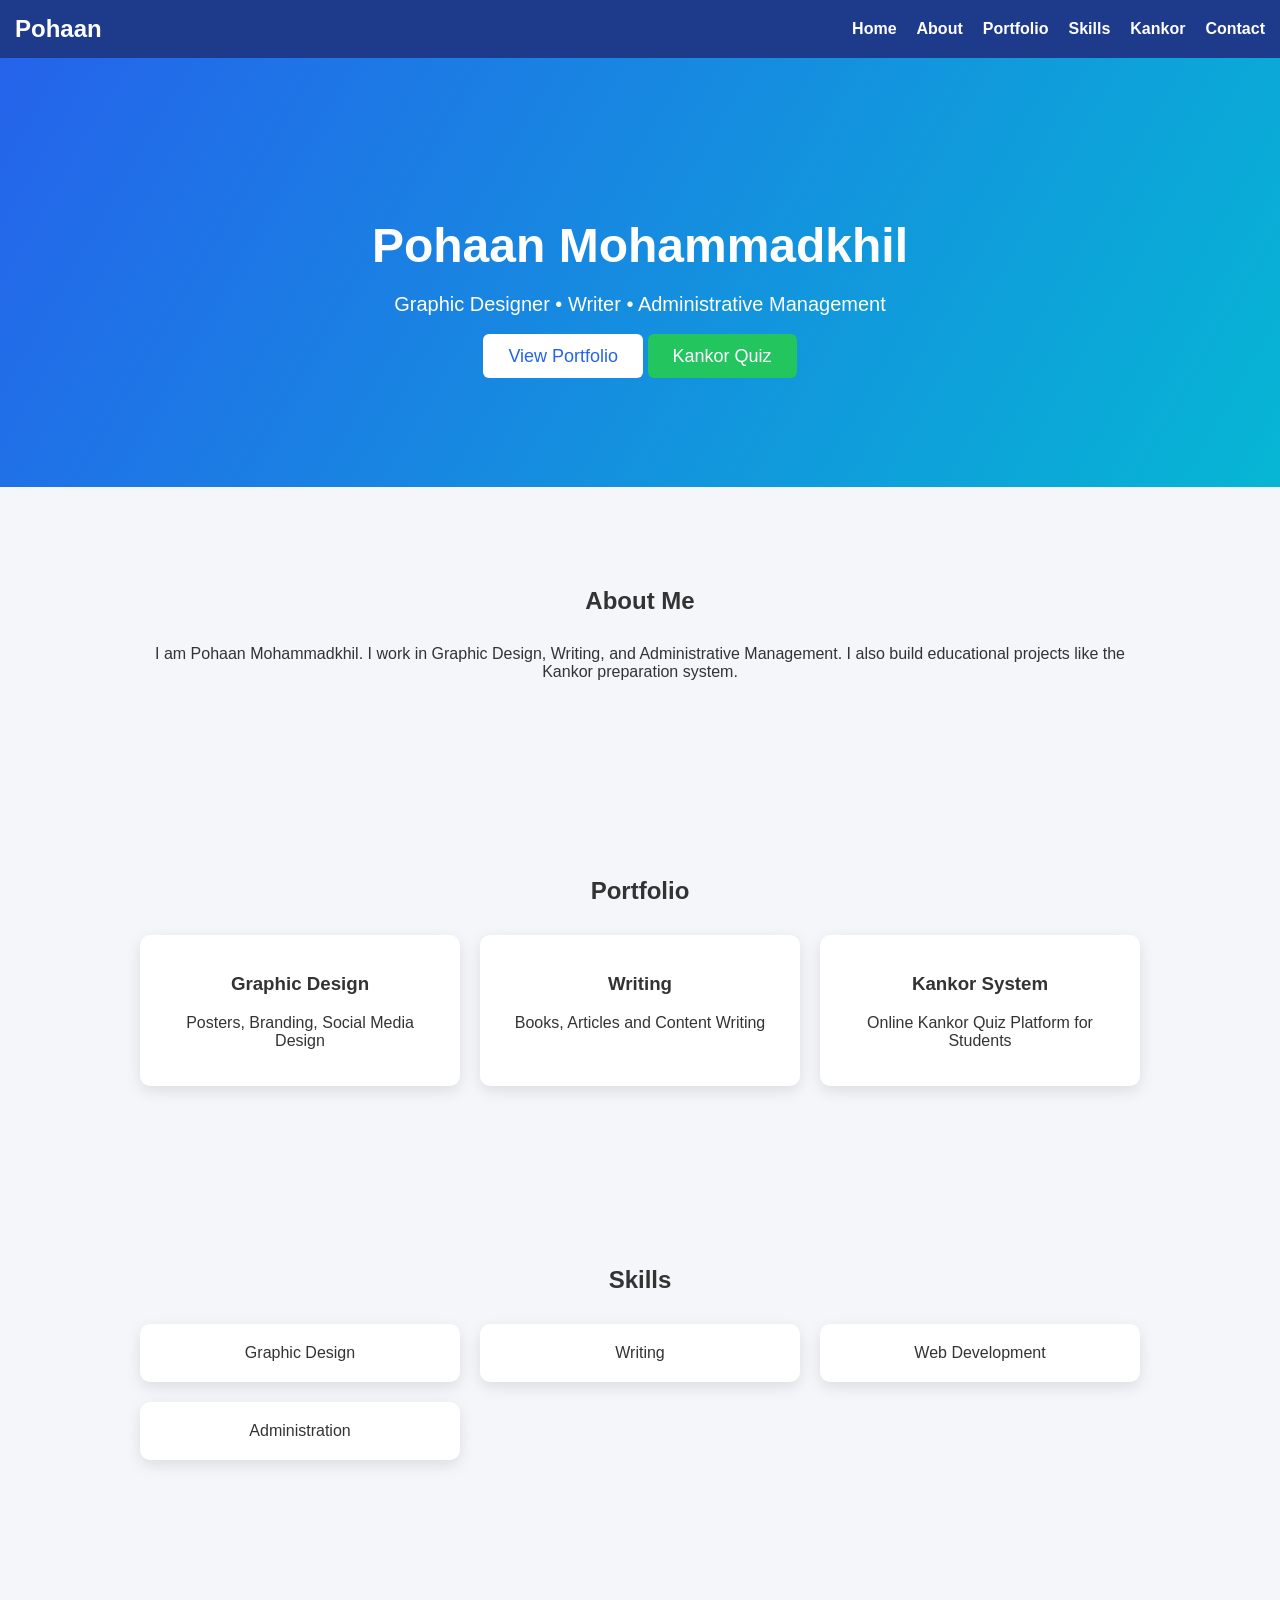
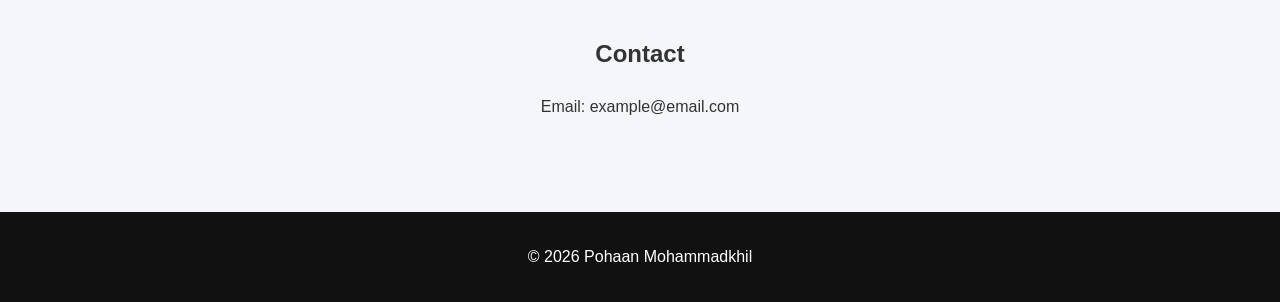
<file: index.html>
<!DOCTYPE html>
<html lang="en">
<head>

<meta charset="UTF-8">
<meta name="viewport" content="width=device-width, initial-scale=1.0">

<title>Pohaan Mohammadkhil | Portfolio</title>

<style>

body{
margin:0;
font-family: Arial, sans-serif;
background:#f4f6f9;
color:#333;
}

/* Navbar */

nav{
background:#1e3a8a;
padding:15px;
display:flex;
justify-content:space-between;
align-items:center;
}

nav h2{
color:white;
margin:0;
}

nav ul{
list-style:none;
display:flex;
gap:20px;
margin:0;
padding:0;
}

nav ul li a{
color:white;
text-decoration:none;
font-weight:bold;
}

nav ul li a:hover{
color:#38bdf8;
}

/* Hero Section */

.hero{
background:linear-gradient(120deg,#2563eb,#06b6d4);
color:white;
text-align:center;
padding:120px 20px;
}

.hero h1{
font-size:48px;
margin-bottom:10px;
}

.hero p{
font-size:20px;
margin-bottom:30px;
}

.btn{
padding:12px 25px;
border:none;
border-radius:6px;
font-size:18px;
cursor:pointer;
text-decoration:none;
}

.btn-primary{
background:white;
color:#2563eb;
}

.btn-secondary{
background:#22c55e;
color:white;
}

/* Section */

.section{
padding:80px 20px;
max-width:1000px;
margin:auto;
text-align:center;
}

.section h2{
margin-bottom:30px;
}

/* Cards */

.cards{
display:grid;
grid-template-columns:repeat(auto-fit,minmax(250px,1fr));
gap:20px;
}

.card{
background:white;
padding:20px;
border-radius:10px;
box-shadow:0 5px 15px rgba(0,0,0,0.1);
}

/* Footer */

footer{
background:#111;
color:white;
text-align:center;
padding:20px;
}

</style>

</head>

<body>

<!-- Navbar -->

<nav>

<h2>Pohaan</h2>

<ul>

<li><a href="#">Home</a></li>
<li><a href="#about">About</a></li>
<li><a href="#portfolio">Portfolio</a></li>
<li><a href="#skills">Skills</a></li>
<li><a href="kankor.html">Kankor</a></li>
<li><a href="#contact">Contact</a></li>

</ul>

</nav>

<!-- Hero -->

<section class="hero">

<h1>Pohaan Mohammadkhil</h1>

<p>Graphic Designer • Writer • Administrative Management</p>

<a href="#portfolio" class="btn btn-primary">View Portfolio</a>

<a href="kankor.html" class="btn btn-secondary">Kankor Quiz</a>

</section>

<!-- About -->

<section class="section" id="about">

<h2>About Me</h2>

<p>
I am Pohaan Mohammadkhil. I work in Graphic Design, Writing, and Administrative Management. 
I also build educational projects like the Kankor preparation system.
</p>

</section>

<!-- Portfolio -->

<section class="section" id="portfolio">

<h2>Portfolio</h2>

<div class="cards">

<div class="card">
<h3>Graphic Design</h3>
<p>Posters, Branding, Social Media Design</p>
</div>

<div class="card">
<h3>Writing</h3>
<p>Books, Articles and Content Writing</p>
</div>

<div class="card">
<h3>Kankor System</h3>
<p>Online Kankor Quiz Platform for Students</p>
</div>

</div>

</section>

<!-- Skills -->

<section class="section" id="skills">

<h2>Skills</h2>

<div class="cards">

<div class="card">Graphic Design</div>
<div class="card">Writing</div>
<div class="card">Web Development</div>
<div class="card">Administration</div>

</div>

</section>

<!-- Contact -->

<section class="section" id="contact">

<h2>Contact</h2>

<p>Email: example@email.com</p>

</section>

<!-- Footer -->

<footer>

<p>© 2026 Pohaan Mohammadkhil</p>

</footer>

</body>
</html>
</file>
